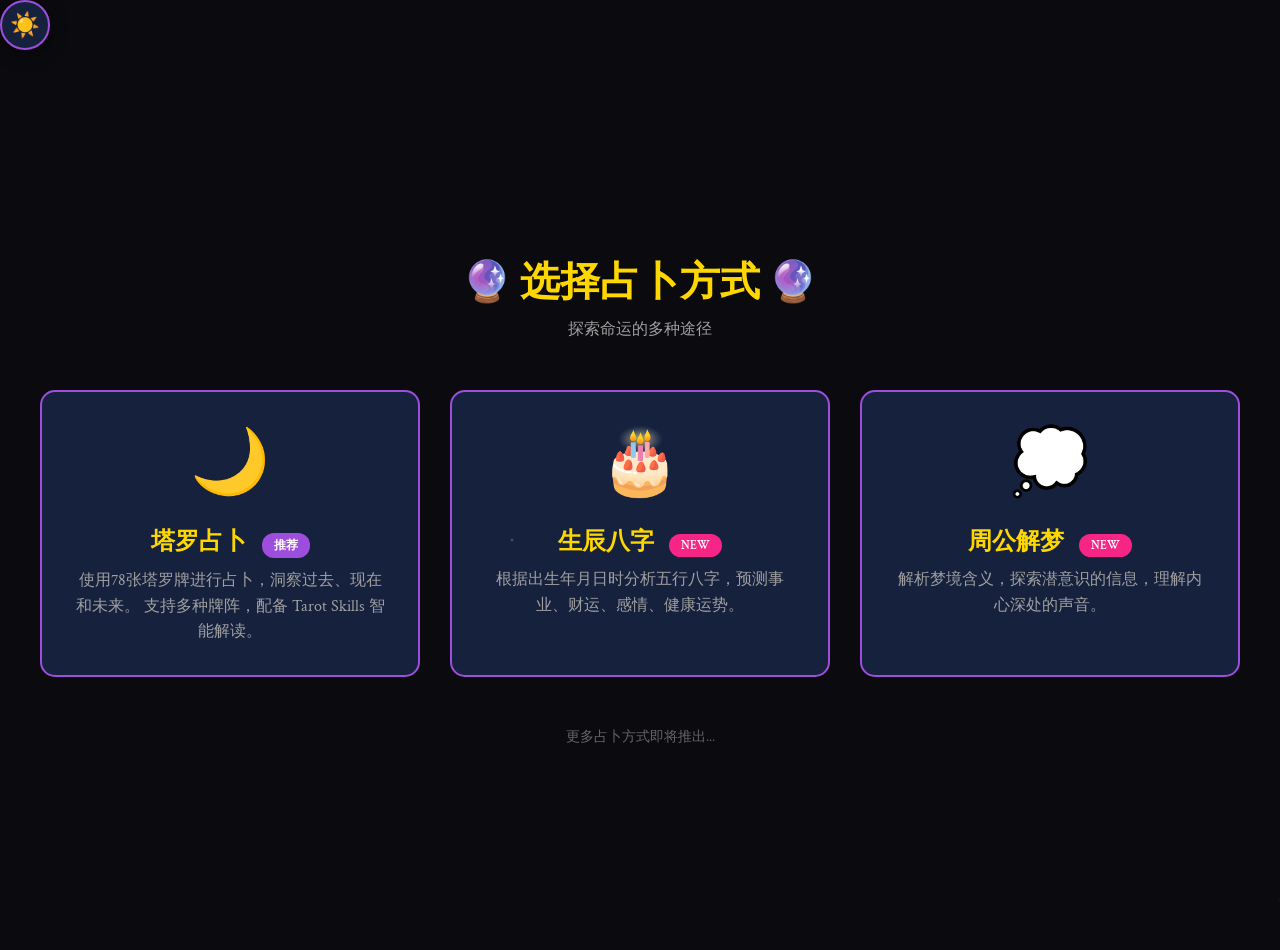
<file: frontend/divination-selector.html>
<!DOCTYPE html>
<html lang="zh-CN">
<head>
  <meta charset="UTF-8">
  <meta name="viewport" content="width=device-width, initial-scale=1.0">
  <title>选择占卜方式 - AI 占卜系统</title>
  <link rel="icon" type="image/svg+xml" href="favicon.svg">
  <link rel="stylesheet" href="css/variables.css">
  <link rel="stylesheet" href="css/base.css">
  <link rel="stylesheet" href="css/themes.css">
  <style>
    .selector-container {
      min-height: 100vh;
      display: flex;
      flex-direction: column;
      align-items: center;
      justify-content: center;
      padding: 40px 20px;
    }
    
    .selector-title {
      font-size: 2.5rem;
      color: var(--color-gold);
      margin-bottom: 10px;
      text-align: center;
    }
    
    .selector-subtitle {
      color: var(--color-text-secondary);
      margin-bottom: 50px;
      text-align: center;
    }
    
    .divination-grid {
      display: grid;
      grid-template-columns: repeat(auto-fit, minmax(300px, 1fr));
      gap: 30px;
      max-width: 1200px;
      width: 100%;
    }
    
    .divination-card {
      background: var(--color-bg-card);
      border: 2px solid var(--color-accent-primary);
      border-radius: 15px;
      padding: 30px;
      cursor: pointer;
      transition: all var(--transition-normal);
      text-decoration: none;
      color: inherit;
      display: block;
    }
    
    .divination-card:hover {
      transform: translateY(-10px);
      box-shadow: var(--shadow-glow);
      border-color: var(--color-gold);
    }
    
    .divination-icon {
      font-size: 4rem;
      margin-bottom: 20px;
      text-align: center;
    }
    
    .divination-name {
      font-size: 1.5rem;
      font-weight: 600;
      color: var(--color-gold);
      margin-bottom: 10px;
      text-align: center;
    }
    
    .divination-desc {
      color: var(--color-text-secondary);
      line-height: 1.6;
      text-align: center;
    }
    
    .badge {
      display: inline-block;
      background: var(--color-accent-primary);
      color: white;
      padding: 4px 12px;
      border-radius: 12px;
      font-size: 0.75rem;
      margin-left: 10px;
    }
  </style>
</head>
<body>
  <!-- 主题切换按钮 -->
  <button class="theme-toggle" id="theme-toggle" title="切换主题">☀️</button>

  <div class="selector-container">
    <h1 class="selector-title">🔮 选择占卜方式 🔮</h1>
    <p class="selector-subtitle">探索命运的多种途径</p>

    <div class="divination-grid">
      <a href="index.html" class="divination-card">
        <div class="divination-icon">🌙</div>
        <h2 class="divination-name">
          塔罗占卜
          <span class="badge">推荐</span>
        </h2>
        <p class="divination-desc">
          使用78张塔罗牌进行占卜，洞察过去、现在和未来。
          支持多种牌阵，配备 Tarot Skills 智能解读。
        </p>
      </a>

      <a href="birthday.html" class="divination-card">
        <div class="divination-icon">🎂</div>
        <h2 class="divination-name">
          生辰八字
          <span class="badge" style="background: var(--color-accent-secondary);">NEW</span>
        </h2>
        <p class="divination-desc">
          根据出生年月日时分析五行八字，预测事业、财运、感情、健康运势。
        </p>
      </a>

      <a href="dream.html" class="divination-card">
        <div class="divination-icon">💭</div>
        <h2 class="divination-name">
          周公解梦
          <span class="badge" style="background: var(--color-accent-secondary);">NEW</span>
        </h2>
        <p class="divination-desc">
          解析梦境含义，探索潜意识的信息，理解内心深处的声音。
        </p>
      </a>
    </div>

    <p style="margin-top: 50px; color: var(--color-text-muted); font-size: 0.9rem;">
      更多占卜方式即将推出...
    </p>
  </div>

  <script type="module">
    import { initTheme, toggleTheme } from './js/utils/theme.js';
    
    // 初始化主题
    initTheme();
    
    // 主题切换
    document.getElementById('theme-toggle').addEventListener('click', toggleTheme);
  </script>
</body>
</html>
</file>
<file: frontend/css/variables.css>
/* CSS 变量定义 */
:root {
  /* 神秘塔罗主题 */
  --color-bg-primary: #0a0a0f;
  --color-bg-secondary: #1a1a2e;
  --color-bg-card: #16213e;
  
  --color-accent-primary: #9d4edd;    /* 紫色 - 神秘 */
  --color-accent-secondary: #f72585;  /* 品红 - 能量 */
  --color-gold: #ffd700;              /* 金色 - 强调 */
  --color-silver: #c0c0c0;            /* 银色 - 次级 */
  
  --color-text-primary: #e0e0e0;
  --color-text-secondary: #a0a0a0;
  --color-text-muted: #666;
  
  /* 动画参数 */
  --transition-fast: 0.2s ease;
  --transition-normal: 0.4s ease;
  --transition-slow: 0.8s ease;
  
  /* 阴影 */
  --shadow-glow: 0 0 20px rgba(157, 78, 221, 0.5);
  --shadow-card: 0 4px 20px rgba(0, 0, 0, 0.3);
  
  /* 字体 */
  --font-display: 'Cinzel', serif;
  --font-body: 'Crimson Text', serif;
}
</file>
<file: frontend/css/base.css>
/* 基础样式 */
@import url('https://fonts.googleapis.com/css2?family=Cinzel:wght@400;600;700&family=Crimson+Text:ital,wght@0,400;0,600;1,400&display=swap');

* {
  margin: 0;
  padding: 0;
  box-sizing: border-box;
}

body {
  font-family: var(--font-body);
  background: var(--color-bg-primary);
  color: var(--color-text-primary);
  min-height: 100vh;
  position: relative;
  overflow-x: hidden;
}

/* 星空背景 */
body::before {
  content: '';
  position: fixed;
  top: 0;
  left: 0;
  width: 100%;
  height: 100%;
  background-image: 
    radial-gradient(2px 2px at 20% 30%, white, transparent),
    radial-gradient(2px 2px at 60% 70%, white, transparent),
    radial-gradient(1px 1px at 50% 50%, white, transparent),
    radial-gradient(1px 1px at 80% 10%, white, transparent),
    radial-gradient(2px 2px at 90% 60%, white, transparent),
    radial-gradient(1px 1px at 33% 80%, white, transparent);
  background-size: 200% 200%;
  background-position: 0% 0%;
  opacity: 0.3;
  pointer-events: none;
  z-index: 0;
  animation: stars 200s linear infinite;
}

@keyframes stars {
  from { background-position: 0% 0%; }
  to { background-position: 100% 100%; }
}

/* 滚动条样式 */
::-webkit-scrollbar {
  width: 8px;
  height: 8px;
}

::-webkit-scrollbar-track {
  background: var(--color-bg-secondary);
}

::-webkit-scrollbar-thumb {
  background: var(--color-accent-primary);
  border-radius: 4px;
}

::-webkit-scrollbar-thumb:hover {
  background: var(--color-accent-secondary);
}
</file>
<file: frontend/css/themes.css>
/* 主题切换样式 */

/* 亮色主题 */
body.light-theme {
  --color-bg-primary: #f1edf7;
  --color-bg-secondary: #fbf8ff;
  --color-bg-card: #f6f0fb;
  
  --color-accent-primary: #6d3fd1;
  --color-accent-secondary: #b83280;
  --color-gold: #b86b00;
  --color-silver: #64748b;
  
  --color-text-primary: #20192f;
  --color-text-secondary: #4f435f;
  --color-text-muted: #746a82;
  
  --shadow-glow: 0 8px 22px rgba(109, 63, 209, 0.18);
  --shadow-card: 0 10px 28px rgba(68, 45, 107, 0.1);
}

/* 亮色主题 - 星空背景调整 */
body.light-theme::before {
  background-image: 
    radial-gradient(2px 2px at 20% 30%, rgba(109, 63, 209, 0.22), transparent),
    radial-gradient(2px 2px at 60% 70%, rgba(184, 107, 0, 0.18), transparent),
    radial-gradient(1px 1px at 50% 50%, rgba(79, 67, 95, 0.18), transparent),
    radial-gradient(1px 1px at 80% 10%, rgba(109, 63, 209, 0.18), transparent),
    radial-gradient(2px 2px at 90% 60%, rgba(184, 107, 0, 0.16), transparent),
    radial-gradient(1px 1px at 33% 80%, rgba(79, 67, 95, 0.16), transparent);
  opacity: 0.55;
}

body.light-theme h1 {
  text-shadow: 0 2px 14px rgba(184, 107, 0, 0.22);
}

body.light-theme .section,
body.light-theme .modal-content {
  border-color: rgba(109, 63, 209, 0.55);
  box-shadow: var(--shadow-card);
}

body.light-theme .btn {
  color: #ffffff;
  box-shadow: 0 8px 20px rgba(184, 50, 128, 0.2);
}

body.light-theme .btn:hover {
  box-shadow: 0 10px 26px rgba(109, 63, 209, 0.24);
}

body.light-theme .btn:disabled {
  color: #6f647c;
  background: #e9dff2;
  border: 1px solid #d7c6e9;
}

body.light-theme .btn-secondary,
body.light-theme .question-templates button,
body.light-theme .auth-tabs button {
  color: var(--color-text-secondary);
  background: #f3ecfa;
  border-color: rgba(109, 63, 209, 0.45);
}

body.light-theme .btn-secondary:hover,
body.light-theme .question-templates button:hover,
body.light-theme .auth-tabs button:hover {
  color: var(--color-text-primary);
  border-color: var(--color-gold);
  background: #fffaf2;
}

body.light-theme input,
body.light-theme textarea,
body.light-theme select,
body.light-theme .reading-output,
body.light-theme .history-item,
body.light-theme .trend-grid div,
body.light-theme .learn-card,
body.light-theme .journal-summary,
body.light-theme #auth-user-info {
  background: #fffdf8;
  color: var(--color-text-primary);
}

body.light-theme input::placeholder,
body.light-theme textarea::placeholder {
  color: #83788f;
  opacity: 1;
}

body.light-theme .empty-state {
  color: #6b6078;
}

body.light-theme .empty-state-icon {
  opacity: 0.85;
  filter: drop-shadow(0 4px 10px rgba(184, 107, 0, 0.18));
}

body.light-theme .reading-output {
  border-color: rgba(109, 63, 209, 0.62);
}

body.light-theme .tarot-skill-banner {
  background:
    linear-gradient(135deg, rgba(109, 63, 209, 0.12), rgba(184, 50, 128, 0.08)),
    #fffdf8;
  border-color: rgba(184, 107, 0, 0.32);
  box-shadow: 0 8px 18px rgba(68, 45, 107, 0.08);
}

body.light-theme .skill-orb {
  background: #f3ecfa;
}

body.light-theme .tarot-card-face {
  background: #fffdf8;
  border-color: rgba(184, 107, 0, 0.42);
  box-shadow:
    0 0 0 1px rgba(109, 63, 209, 0.16),
    0 14px 28px rgba(68, 45, 107, 0.12);
}

body.light-theme .drawn-card::after {
  background: rgba(68, 45, 107, 0.12);
}

body.light-theme .tarot-card-label {
  background: linear-gradient(135deg, rgba(255, 253, 248, 0.9), rgba(243, 236, 250, 0.84));
  border-color: rgba(184, 107, 0, 0.42);
  color: #332346;
  box-shadow: 0 6px 16px rgba(68, 45, 107, 0.12);
}

body.light-theme .card-index {
  color: #7c6d86;
}

body.light-theme .card-title {
  color: #b86b00;
}

body.light-theme .orientation-chip {
  color: #fff;
  background: rgba(109, 63, 209, 0.62);
}

body.light-theme .drawn-card.is-reversed .orientation-chip {
  color: #fff;
  background: rgba(184, 50, 128, 0.68);
}

body.light-theme .card-flip-container {
  filter: drop-shadow(0 12px 18px rgba(68, 45, 107, 0.16));
}

body.light-theme ::-webkit-scrollbar-track {
  background: #e7deef;
}

body.light-theme ::-webkit-scrollbar-thumb {
  background: #8b5cf6;
}

.top-actions {
  position: fixed;
  top: 20px;
  right: 20px;
  z-index: 1000;
  display: flex;
  flex-direction: row;
  align-items: center;
  gap: 12px;
}

/* 主题切换按钮 */
.theme-toggle {
  background: var(--color-bg-card);
  border: 2px solid var(--color-accent-primary);
  border-radius: 50%;
  width: 50px;
  height: 50px;
  display: flex;
  align-items: center;
  justify-content: center;
  cursor: pointer;
  font-size: 1.5rem;
  transition: all var(--transition-normal);
  box-shadow: var(--shadow-card);
}

.theme-toggle:hover {
  transform: scale(1.1) rotate(15deg);
  box-shadow: var(--shadow-glow);
}

.theme-toggle:active {
  transform: scale(0.95);
}

/* 主题切换动画 */
body.theme-transitioning * {
  transition: background-color 0.3s ease, color 0.3s ease, border-color 0.3s ease !important;
}
</file>
